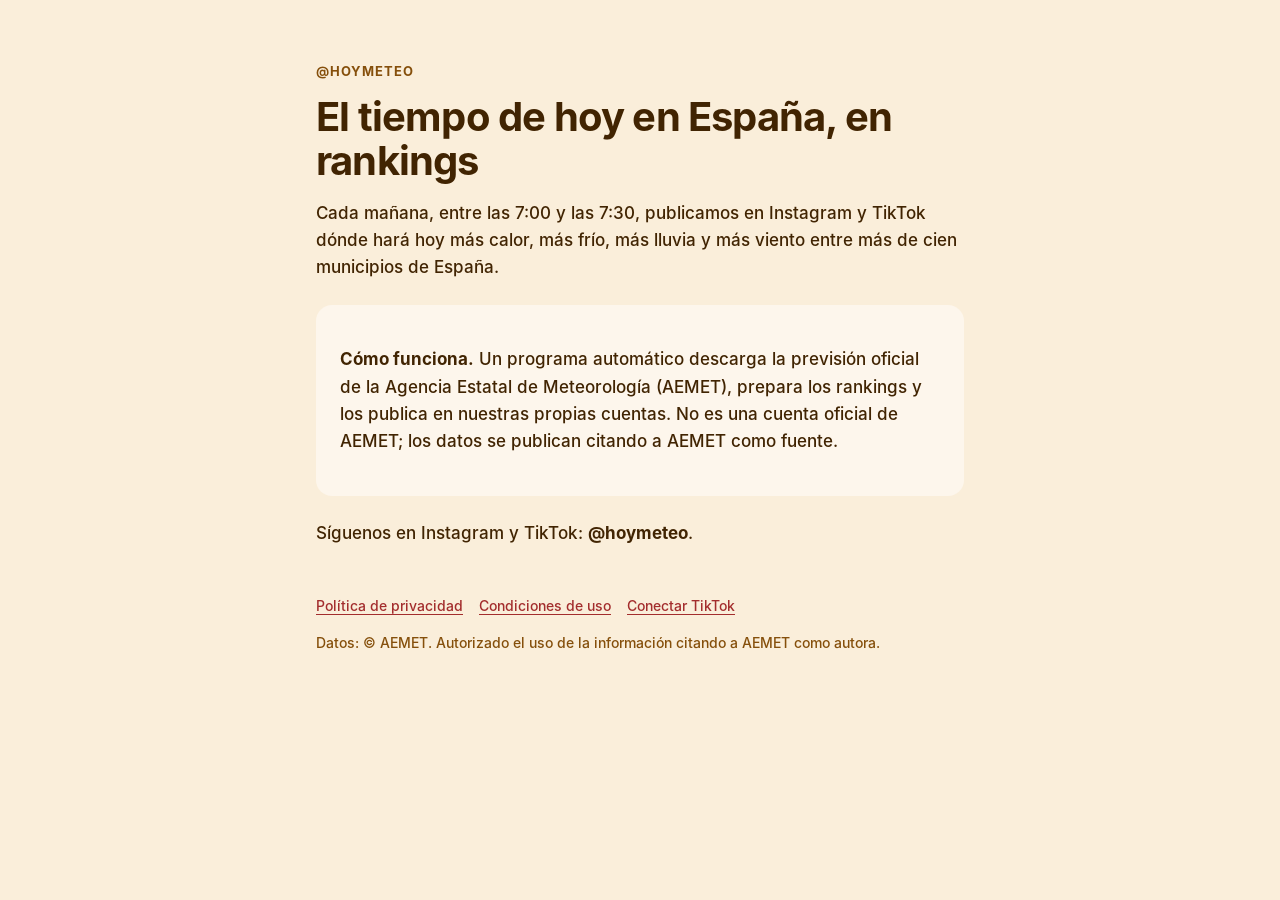
<file: docs/index.html>
<!doctype html>
<html lang="es">
<head>
<meta charset="utf-8"><meta name="viewport" content="width=device-width, initial-scale=1">
<title>HoyMeteo · el tiempo de hoy en rankings</title>
<meta name="description" content="Cada mañana, el tiempo de hoy en España en forma de rankings: dónde hará más calor, frío, lluvia y viento.">
<link rel="stylesheet" href="estilo.css">
</head>
<body><main>
<p class="eyebrow">@hoymeteo</p>
<h1>El tiempo de hoy en España, en rankings</h1>
<p>Cada mañana, entre las 7:00 y las 7:30, publicamos en Instagram y TikTok dónde hará hoy más calor,
más frío, más lluvia y más viento entre más de cien municipios de España.</p>
<div class="card">
  <p><strong>Cómo funciona.</strong> Un programa automático descarga la previsión oficial de la Agencia
  Estatal de Meteorología (AEMET), prepara los rankings y los publica en nuestras propias cuentas.
  No es una cuenta oficial de AEMET; los datos se publican citando a AEMET como fuente.</p>
</div>
<p>Síguenos en Instagram y TikTok: <strong>@hoymeteo</strong>.</p>
<footer><nav><a href="privacidad/">Política de privacidad</a><a href="condiciones/">Condiciones de uso</a><a href="tiktok/">Conectar TikTok</a></nav>
<p>Datos: © AEMET. Autorizado el uso de la información citando a AEMET como autora.</p></footer>
</main></body>
</html>
</file>
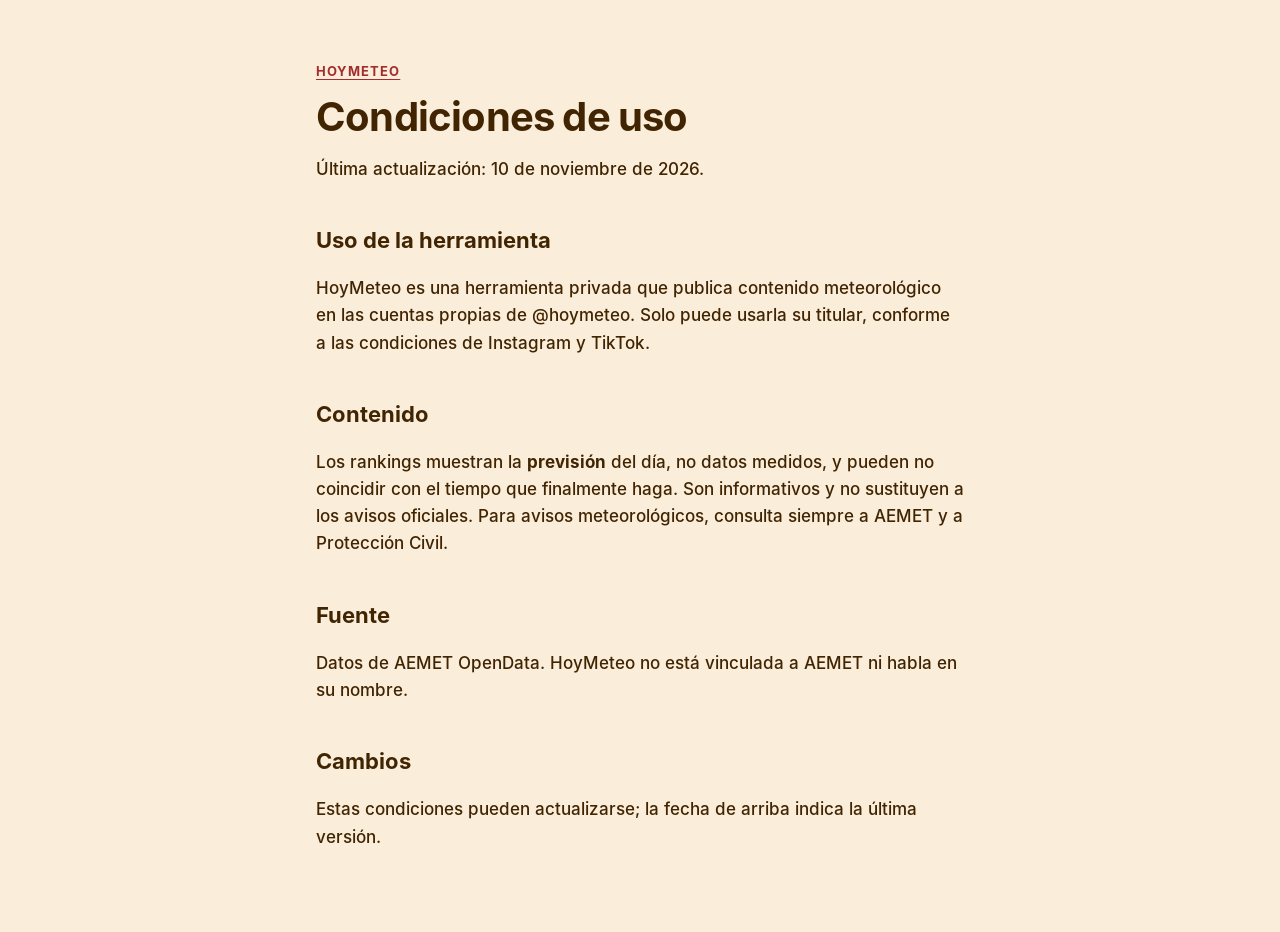
<file: docs/condiciones/index.html>
<!doctype html>
<html lang="es">
<head>
<meta charset="utf-8"><meta name="viewport" content="width=device-width, initial-scale=1">
<title>Condiciones · HoyMeteo</title>
<link rel="stylesheet" href="../estilo.css">
</head>
<body><main>
<p class="eyebrow"><a href="../">HoyMeteo</a></p>
<h1>Condiciones de uso</h1>
<p>Última actualización: 10 de noviembre de 2026.</p>
<h2>Uso de la herramienta</h2>
<p>HoyMeteo es una herramienta privada que publica contenido meteorológico en las cuentas propias de
@hoymeteo. Solo puede usarla su titular, conforme a las condiciones de Instagram y TikTok.</p>
<h2>Contenido</h2>
<p>Los rankings muestran la <strong>previsión</strong> del día, no datos medidos, y pueden no
coincidir con el tiempo que finalmente haga. Son informativos y no sustituyen a los avisos oficiales.
Para avisos meteorológicos, consulta siempre a AEMET y a Protección Civil.</p>
<h2>Fuente</h2>
<p>Datos de AEMET OpenData. HoyMeteo no está vinculada a AEMET ni habla en su nombre.</p>
<h2>Cambios</h2>
<p>Estas condiciones pueden actualizarse; la fecha de arriba indica la última versión.</p>
</main></body>
</html>
</file>
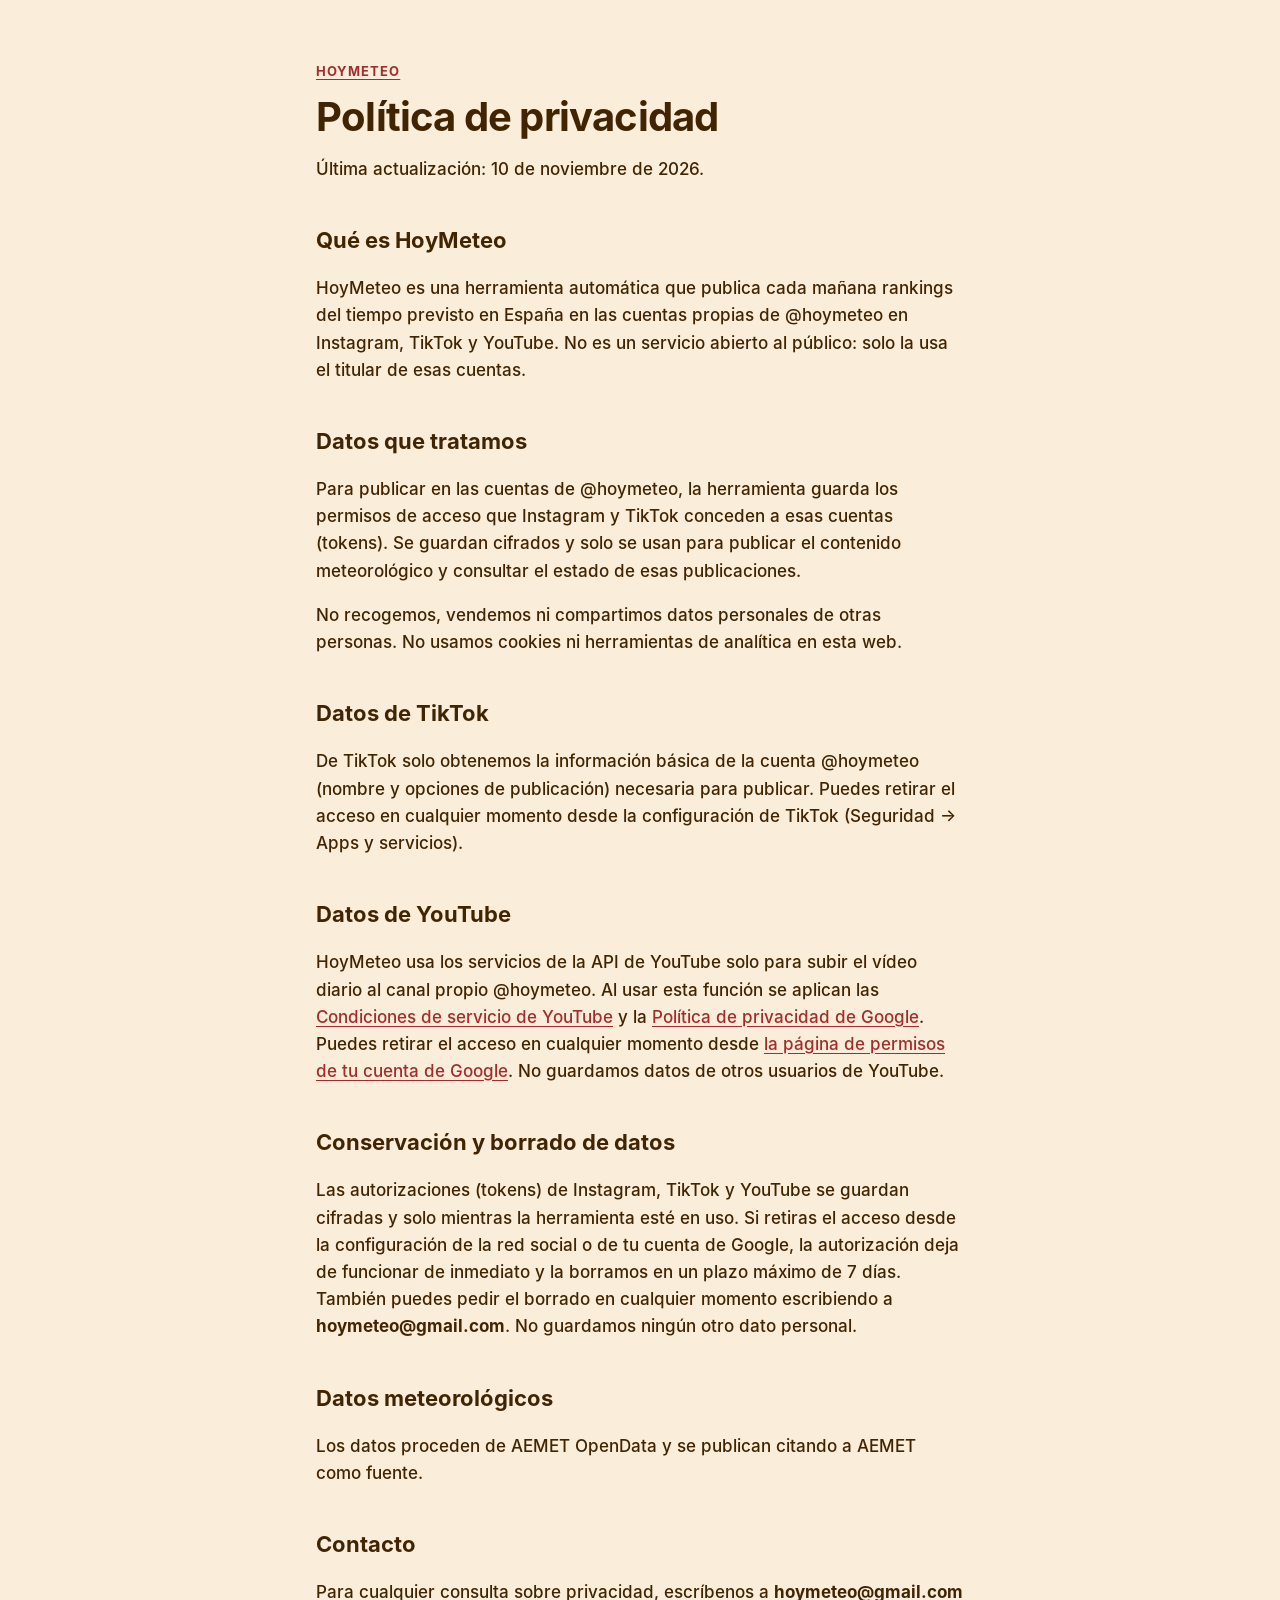
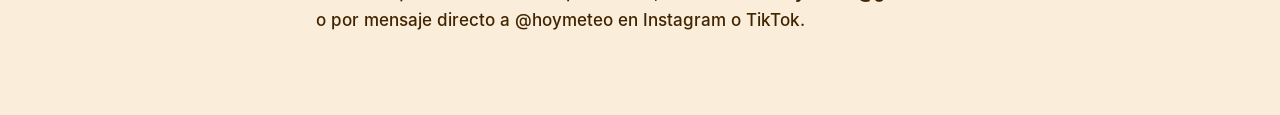
<file: docs/privacidad/index.html>
<!doctype html>
<html lang="es">
<head>
<meta charset="utf-8"><meta name="viewport" content="width=device-width, initial-scale=1">
<title>Privacidad · HoyMeteo</title>
<link rel="stylesheet" href="../estilo.css">
</head>
<body><main>
<p class="eyebrow"><a href="../">HoyMeteo</a></p>
<h1>Política de privacidad</h1>
<p>Última actualización: 10 de noviembre de 2026.</p>
<h2>Qué es HoyMeteo</h2>
<p>HoyMeteo es una herramienta automática que publica cada mañana rankings del tiempo previsto en
España en las cuentas propias de @hoymeteo en Instagram, TikTok y YouTube. No es un servicio abierto al
público: solo la usa el titular de esas cuentas.</p>
<h2>Datos que tratamos</h2>
<p>Para publicar en las cuentas de @hoymeteo, la herramienta guarda los permisos de acceso que
Instagram y TikTok conceden a esas cuentas (tokens). Se guardan cifrados y solo se usan para publicar
el contenido meteorológico y consultar el estado de esas publicaciones.</p>
<p>No recogemos, vendemos ni compartimos datos personales de otras personas. No usamos cookies ni
herramientas de analítica en esta web.</p>
<h2>Datos de TikTok</h2>
<p>De TikTok solo obtenemos la información básica de la cuenta @hoymeteo (nombre y opciones de
publicación) necesaria para publicar. Puedes retirar el acceso en cualquier momento desde la
configuración de TikTok (Seguridad &rarr; Apps y servicios).</p>
<h2>Datos de YouTube</h2>
<p>HoyMeteo usa los servicios de la API de YouTube solo para subir el vídeo diario al canal propio
@hoymeteo. Al usar esta función se aplican las
<a href="https://www.youtube.com/t/terms">Condiciones de servicio de YouTube</a> y la
<a href="https://policies.google.com/privacy">Política de privacidad de Google</a>. Puedes retirar el
acceso en cualquier momento desde <a href="https://myaccount.google.com/permissions">la página de
permisos de tu cuenta de Google</a>. No guardamos datos de otros usuarios de YouTube.</p>
<h2>Conservación y borrado de datos</h2>
<p>Las autorizaciones (tokens) de Instagram, TikTok y YouTube se guardan cifradas y solo mientras la
herramienta esté en uso. Si retiras el acceso desde la configuración de la red social o de tu cuenta de
Google, la autorización deja de funcionar de inmediato y la borramos en un plazo máximo de 7 días.
También puedes pedir el borrado en cualquier momento escribiendo a <strong>hoymeteo@gmail.com</strong>.
No guardamos ningún otro dato personal.</p>
<h2>Datos meteorológicos</h2>
<p>Los datos proceden de AEMET OpenData y se publican citando a AEMET como fuente.</p>
<h2>Contacto</h2>
<p>Para cualquier consulta sobre privacidad, escríbenos a <strong>hoymeteo@gmail.com</strong> o por mensaje
directo a @hoymeteo en Instagram o TikTok.</p>
</main></body>
</html>
</file>
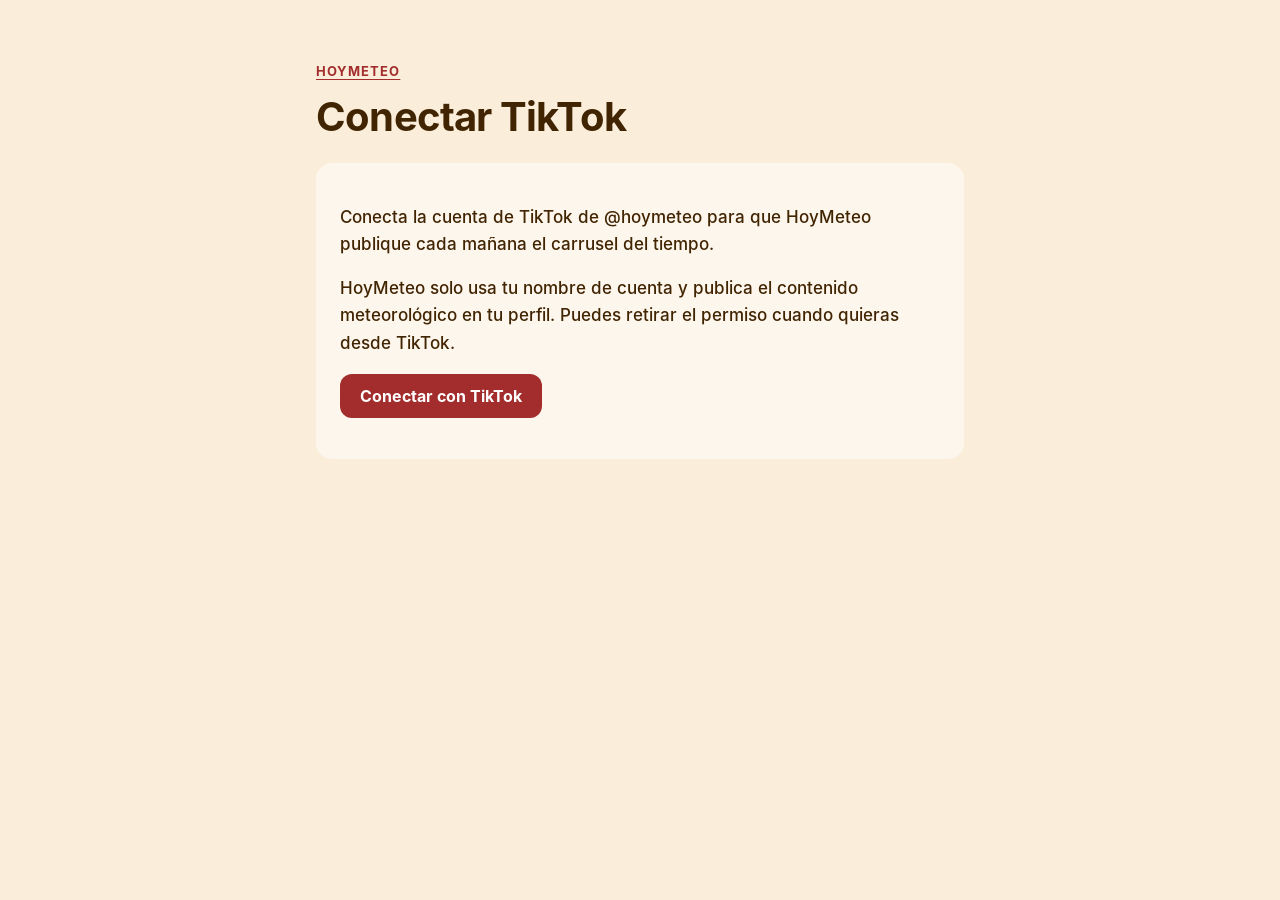
<file: docs/tiktok/index.html>
<!doctype html>
<html lang="es">
<head>
<meta charset="utf-8"><meta name="viewport" content="width=device-width, initial-scale=1">
<title>Conectar TikTok · HoyMeteo</title>
<meta name="robots" content="noindex">
<link rel="stylesheet" href="../estilo.css">
</head>
<body><main>
<p class="eyebrow"><a href="../">HoyMeteo</a></p>
<h1 id="title">Conectar TikTok</h1>
<div class="card" id="box">
  <p>Conecta la cuenta de TikTok de @hoymeteo para que HoyMeteo publique cada mañana el carrusel del tiempo.</p>
  <p>HoyMeteo solo usa tu nombre de cuenta y publica el contenido meteorológico en tu perfil. Puedes retirar el permiso cuando quieras desde TikTok.</p>
  <p><a href="https://www.tiktok.com/v2/auth/authorize/?client_key=sbaw6d4jvj09ewvqd5&amp;scope=user.info.basic%2Cvideo.publish&amp;response_type=code&amp;redirect_uri=https%3A%2F%2Fhoymeteo-debug.github.io%2Fhoymeteo%2Ftiktok%2F&amp;state=hoymeteo"><button type="button">Conectar con TikTok</button></a></p>
</div>
<script>
  // TikTok vuelve aquí con ?code=… tras autorizar. El código solo vale unos minutos y una vez,
  // y sin el secreto de la app no sirve para nada, así que mostrarlo no es un riesgo.
  const p = new URLSearchParams(location.search);
  const box = document.getElementById("box");
  const code = p.get("code");
  if (code) {
    box.innerHTML = '<p><strong>Autorización recibida.</strong> Copia este código y pégalo en GitHub, ' +
      'en el botón «Run workflow» de «TikTok: conectar» (tienes 5 minutos):</p>' +
      '<p class="code" id="code"></p><button id="copy">Copiar código</button>' +
      '<p><a href="https://github.com/hoymeteo-debug/hoymeteo/actions/workflows/tiktok-conectar.yml">' +
      'Abrir «TikTok: conectar» en GitHub</a></p>';
    document.getElementById("code").textContent = code;
    document.getElementById("copy").onclick = async (e) => {
      try { await navigator.clipboard.writeText(code); e.target.textContent = "Copiado ✓"; }
      catch { e.target.textContent = "Selecciónalo y cópialo a mano"; }
    };
  } else if (p.get("error")) {
    box.innerHTML = "<p><strong>TikTok no ha dado permiso:</strong> </p>";
    box.firstChild.append(p.get("error_description") || p.get("error"));
  }
</script>
</main></body>
</html>
</file>
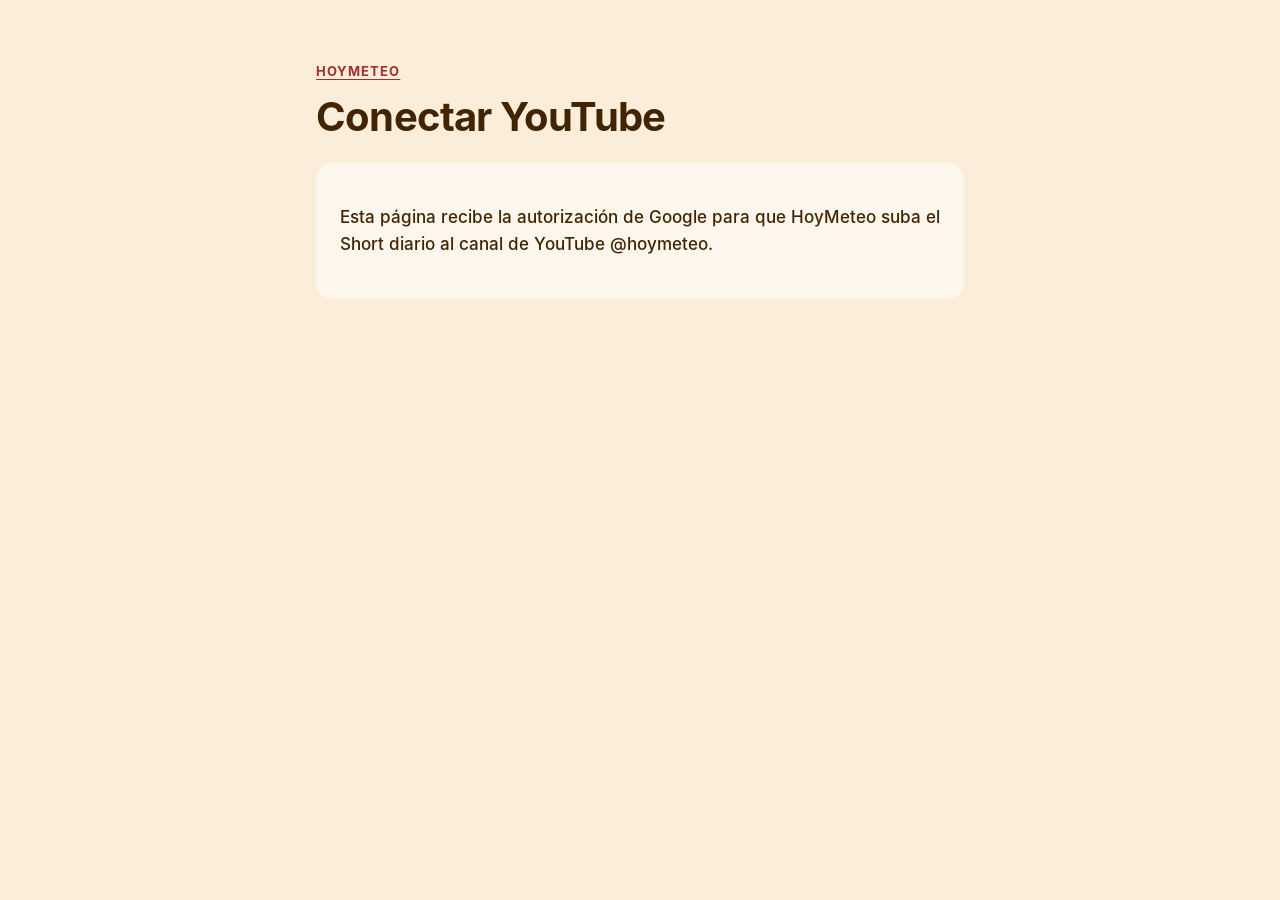
<file: docs/youtube/index.html>
<!doctype html>
<html lang="es">
<head>
<meta charset="utf-8"><meta name="viewport" content="width=device-width, initial-scale=1">
<title>Conectar YouTube · HoyMeteo</title>
<meta name="robots" content="noindex">
<link rel="stylesheet" href="../estilo.css">
</head>
<body><main>
<p class="eyebrow"><a href="../">HoyMeteo</a></p>
<h1 id="title">Conectar YouTube</h1>
<div class="card" id="box"><p>Esta página recibe la autorización de Google para que HoyMeteo suba el Short diario al canal de YouTube @hoymeteo.</p></div>
<script>
  // Google vuelve aquí con ?code=… tras autorizar. El código solo vale unos minutos y una vez,
  // y sin el secreto de la app no sirve para nada, así que mostrarlo no es un riesgo.
  const p = new URLSearchParams(location.search);
  const box = document.getElementById("box");
  const code = p.get("code");
  if (code) {
    box.innerHTML = '<p><strong>Autorización recibida.</strong> Copia este código y pégaselo a Claude (o en GitHub, ' +
      '«Run workflow» de «YouTube: conectar») cuanto antes: caduca en unos minutos.</p>' +
      '<p class="code" id="code"></p><button id="copy">Copiar código</button>' +
      '<p><a href="https://github.com/hoymeteo-debug/hoymeteo/actions/workflows/youtube-conectar.yml">' +
      'Abrir «YouTube: conectar» en GitHub</a></p>';
    document.getElementById("code").textContent = code;
    document.getElementById("copy").onclick = async (e) => {
      try { await navigator.clipboard.writeText(code); e.target.textContent = "Copiado ✓"; }
      catch { e.target.textContent = "Selecciónalo y cópialo a mano"; }
    };
  } else if (p.get("error")) {
    box.innerHTML = "<p><strong>Google no ha dado permiso:</strong> </p>";
    box.firstChild.append(p.get("error_description") || p.get("error"));
  }
</script>
</main></body>
</html>
</file>
<file: docs/estilo.css>
/* Web de @hoymeteo · tipografía Inter, una sola columna, colores de la serie de máximas */
@font-face { font-family: Inter; src: url("fonts/Inter-Medium.otf"); font-weight: 500; }
@font-face { font-family: Inter; src: url("fonts/Inter-Bold.otf"); font-weight: 700; }
:root { --bg: #FAEEDA; --text: #412402; --accent: #A32D2D; --muted: #854F0B; --card: #FDF6EC; }
@media (prefers-color-scheme: dark) {
  :root { --bg: #1E1408; --text: #F6E7D2; --accent: #F08A6B; --muted: #D9A766; --card: #2A1D0E; }
}
* { box-sizing: border-box; }
body { margin: 0; background: var(--bg); color: var(--text); font: 500 17px/1.6 Inter, system-ui, sans-serif; }
main { max-width: 680px; margin: 0 auto; padding: 48px 16px 64px; }
h1 { font-size: 40px; line-height: 1.1; margin: 8px 0 16px; letter-spacing: -0.02em; }
h2 { font-size: 22px; margin: 40px 0 8px; }
.eyebrow { color: var(--muted); font-weight: 700; font-size: 13px; letter-spacing: 0.08em; text-transform: uppercase; }
a { color: var(--accent); text-underline-offset: 3px; }
.card { background: var(--card); border-radius: 16px; padding: 24px; margin: 24px 0; }
code, .code { font: 700 16px/1.4 ui-monospace, Menlo, monospace; word-break: break-all; }
button { font: 700 16px Inter, sans-serif; color: #fff; background: var(--accent); border: 0;
  border-radius: 12px; padding: 12px 20px; cursor: pointer; transition: transform .15s cubic-bezier(.2,.8,.2,1), opacity .15s; }
button:active { transform: scale(0.97); }
footer { margin-top: 48px; color: var(--muted); font-size: 14px; }
nav a { margin-right: 16px; }
</file>
